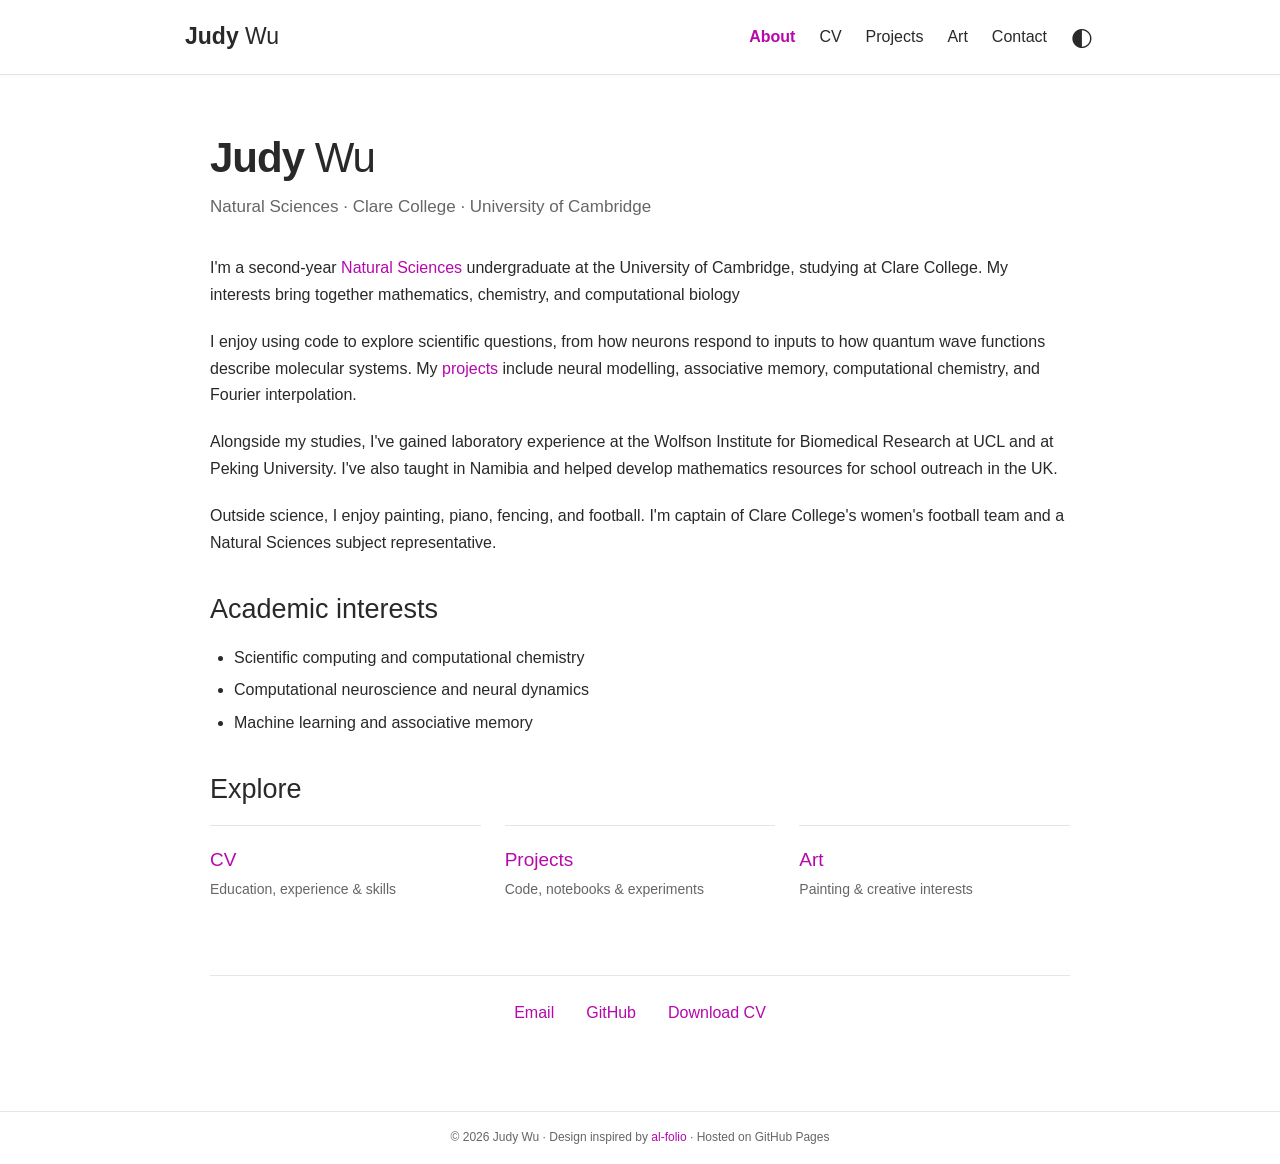
<file: index.html>
<!doctype html><html lang="en"><head><meta charset="utf-8"><meta name="viewport" content="width=device-width,initial-scale=1"><meta name="description" content="Judy Wu — Cambridge Natural Sciences undergraduate. About, scientific computing and creative interests."><title>About | Judy Wu</title><link rel="stylesheet" href="style.css?v=2"><script src="script.js?v=2" defer></script></head><body><a class="skip" href="#main">Skip to content</a><header><div class="nav-wrap"><a class="brand" href="index.html"><strong>Judy</strong> Wu</a><nav aria-label="Main navigation"><a href="index.html" aria-current="page">About</a><a href="cv.html">CV</a><a href="projects.html">Projects</a><a href="art.html">Art</a><a href="contact.html">Contact</a></nav><button id="theme" type="button" aria-label="Switch to dark theme" title="Change colour theme">◐</button></div></header><main id="main"><div class="page-heading"><h1><strong>Judy</strong> Wu</h1><p class="subtitle">Natural Sciences · Clare College · University of Cambridge</p></div><div class="bio"><p>I'm a second-year <a href="https://www.cam.ac.uk/">Natural Sciences</a> undergraduate at the University of Cambridge, studying at Clare College. My interests bring together mathematics, chemistry, and computational biology</p><p>I enjoy using code to explore scientific questions, from how neurons respond to inputs to how quantum wave functions describe molecular systems. My <a href="projects.html">projects</a> include neural modelling, associative memory, computational chemistry, and Fourier interpolation.</p><p>Alongside my studies, I've gained laboratory experience at the Wolfson Institute for Biomedical Research at UCL and at Peking University. I've also taught in Namibia and helped develop mathematics resources for school outreach in the UK.</p><p>Outside science, I enjoy painting, piano, fencing, and football. I'm captain of Clare College's women's football team and a Natural Sciences subject representative.</p></div><h2>Academic interests</h2><ul class="interests"><li>Scientific computing and computational chemistry</li><li>Computational neuroscience and neural dynamics</li><li>Machine learning and associative memory</li></ul><h2>Explore</h2><div class="explore"><a href="cv.html"><strong>CV</strong><span>Education, experience & skills</span></a><a href="projects.html"><strong>Projects</strong><span>Code, notebooks & experiments</span></a><a href="art.html"><strong>Art</strong><span>Painting & creative interests</span></a></div><div class="social"><a href="mailto:jw2508@cam.ac.uk">Email</a><a href="https://github.com/jwu-1211">GitHub</a><a href="Judy_Wu_CV.docx" download>Download CV</a></div></main><footer>© 2026 Judy Wu · Design inspired by <a href="https://github.com/alshedivat/al-folio">al-folio</a> · Hosted on GitHub Pages</footer></body></html>
</file>
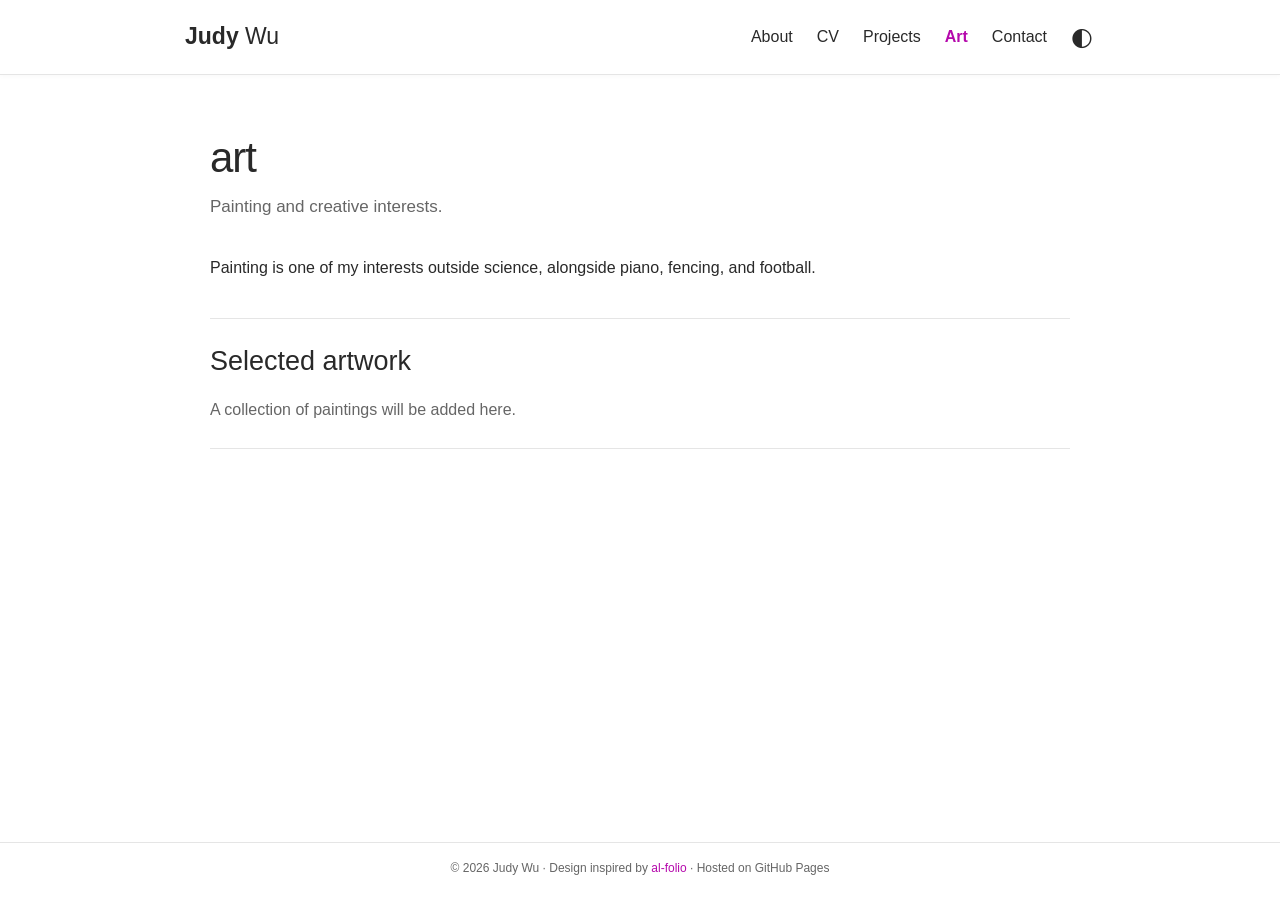
<file: art.html>
<!doctype html><html lang="en"><head><meta charset="utf-8"><meta name="viewport" content="width=device-width,initial-scale=1"><meta name="description" content="Judy Wu — Cambridge Natural Sciences undergraduate. Art, scientific computing and creative interests."><title>Art | Judy Wu</title><link rel="stylesheet" href="style.css?v=2"><script src="script.js?v=2" defer></script></head><body><a class="skip" href="#main">Skip to content</a><header><div class="nav-wrap"><a class="brand" href="index.html"><strong>Judy</strong> Wu</a><nav aria-label="Main navigation"><a href="index.html">About</a><a href="cv.html">CV</a><a href="projects.html">Projects</a><a href="art.html" aria-current="page">Art</a><a href="contact.html">Contact</a></nav><button id="theme" type="button" aria-label="Switch to dark theme" title="Change colour theme">◐</button></div></header><main id="main"><div class="page-heading"><h1>art</h1><p class="subtitle">Painting and creative interests.</p></div><p>Painting is one of my interests outside science, alongside piano, fencing, and football.</p><div class="empty-gallery"><h2>Selected artwork</h2><p>A collection of paintings will be added here.</p></div></main><footer>© 2026 Judy Wu · Design inspired by <a href="https://github.com/alshedivat/al-folio">al-folio</a> · Hosted on GitHub Pages</footer></body></html>
</file>
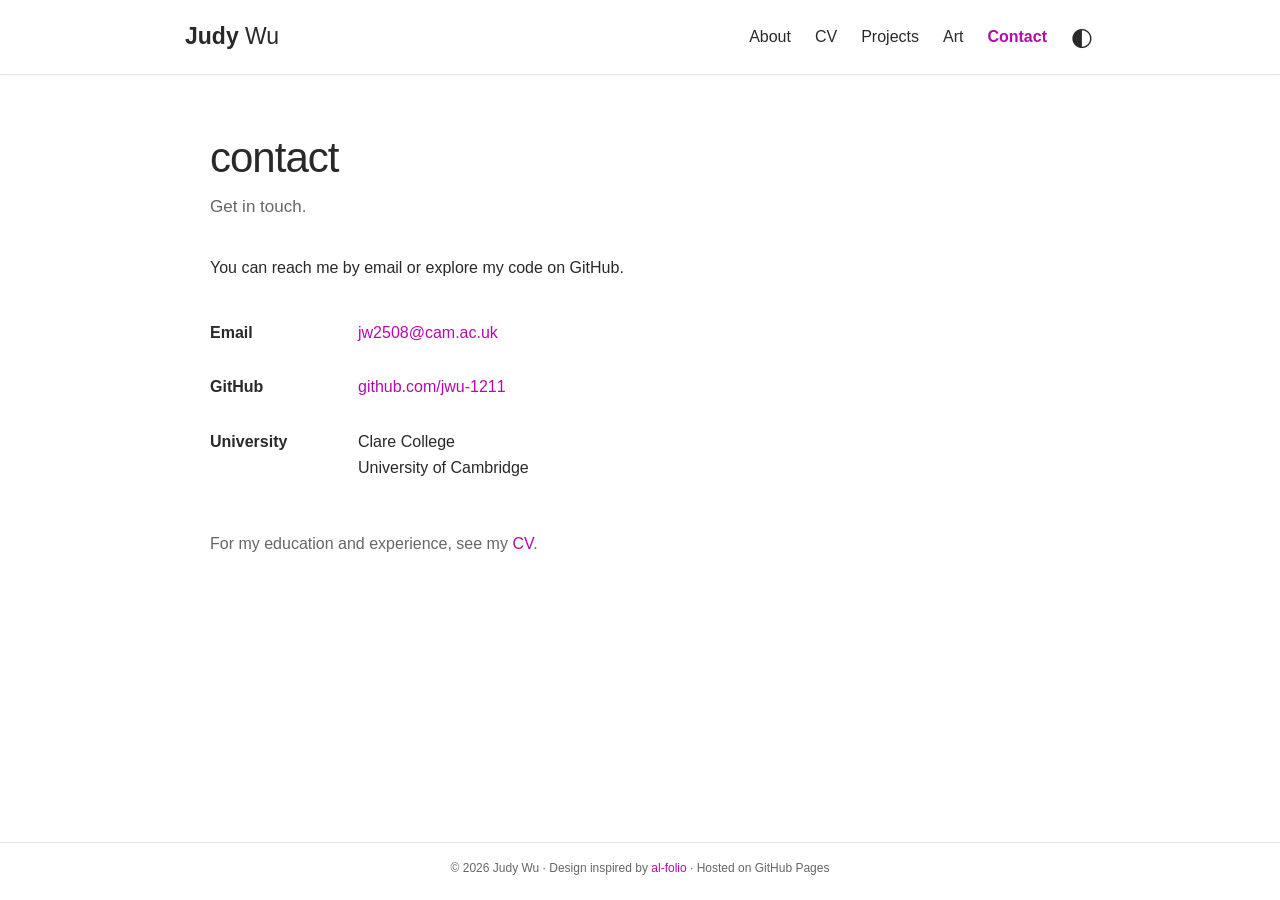
<file: contact.html>
<!doctype html><html lang="en"><head><meta charset="utf-8"><meta name="viewport" content="width=device-width,initial-scale=1"><meta name="description" content="Judy Wu — Cambridge Natural Sciences undergraduate. Contact, scientific computing and creative interests."><title>Contact | Judy Wu</title><link rel="stylesheet" href="style.css?v=2"><script src="script.js?v=2" defer></script></head><body><a class="skip" href="#main">Skip to content</a><header><div class="nav-wrap"><a class="brand" href="index.html"><strong>Judy</strong> Wu</a><nav aria-label="Main navigation"><a href="index.html">About</a><a href="cv.html">CV</a><a href="projects.html">Projects</a><a href="art.html">Art</a><a href="contact.html" aria-current="page">Contact</a></nav><button id="theme" type="button" aria-label="Switch to dark theme" title="Change colour theme">◐</button></div></header><main id="main"><div class="page-heading"><h1>contact</h1><p class="subtitle">Get in touch.</p></div><p>You can reach me by email or explore my code on GitHub.</p><dl class="contact-list"><dt>Email</dt><dd><a href="mailto:jw2508@cam.ac.uk">jw2508@cam.ac.uk</a></dd><dt>GitHub</dt><dd><a href="https://github.com/jwu-1211">github.com/jwu-1211</a></dd><dt>University</dt><dd>Clare College<br>University of Cambridge</dd></dl><p class="muted">For my education and experience, see my <a href="cv.html">CV</a>.</p></main><footer>© 2026 Judy Wu · Design inspired by <a href="https://github.com/alshedivat/al-folio">al-folio</a> · Hosted on GitHub Pages</footer></body></html>
</file>
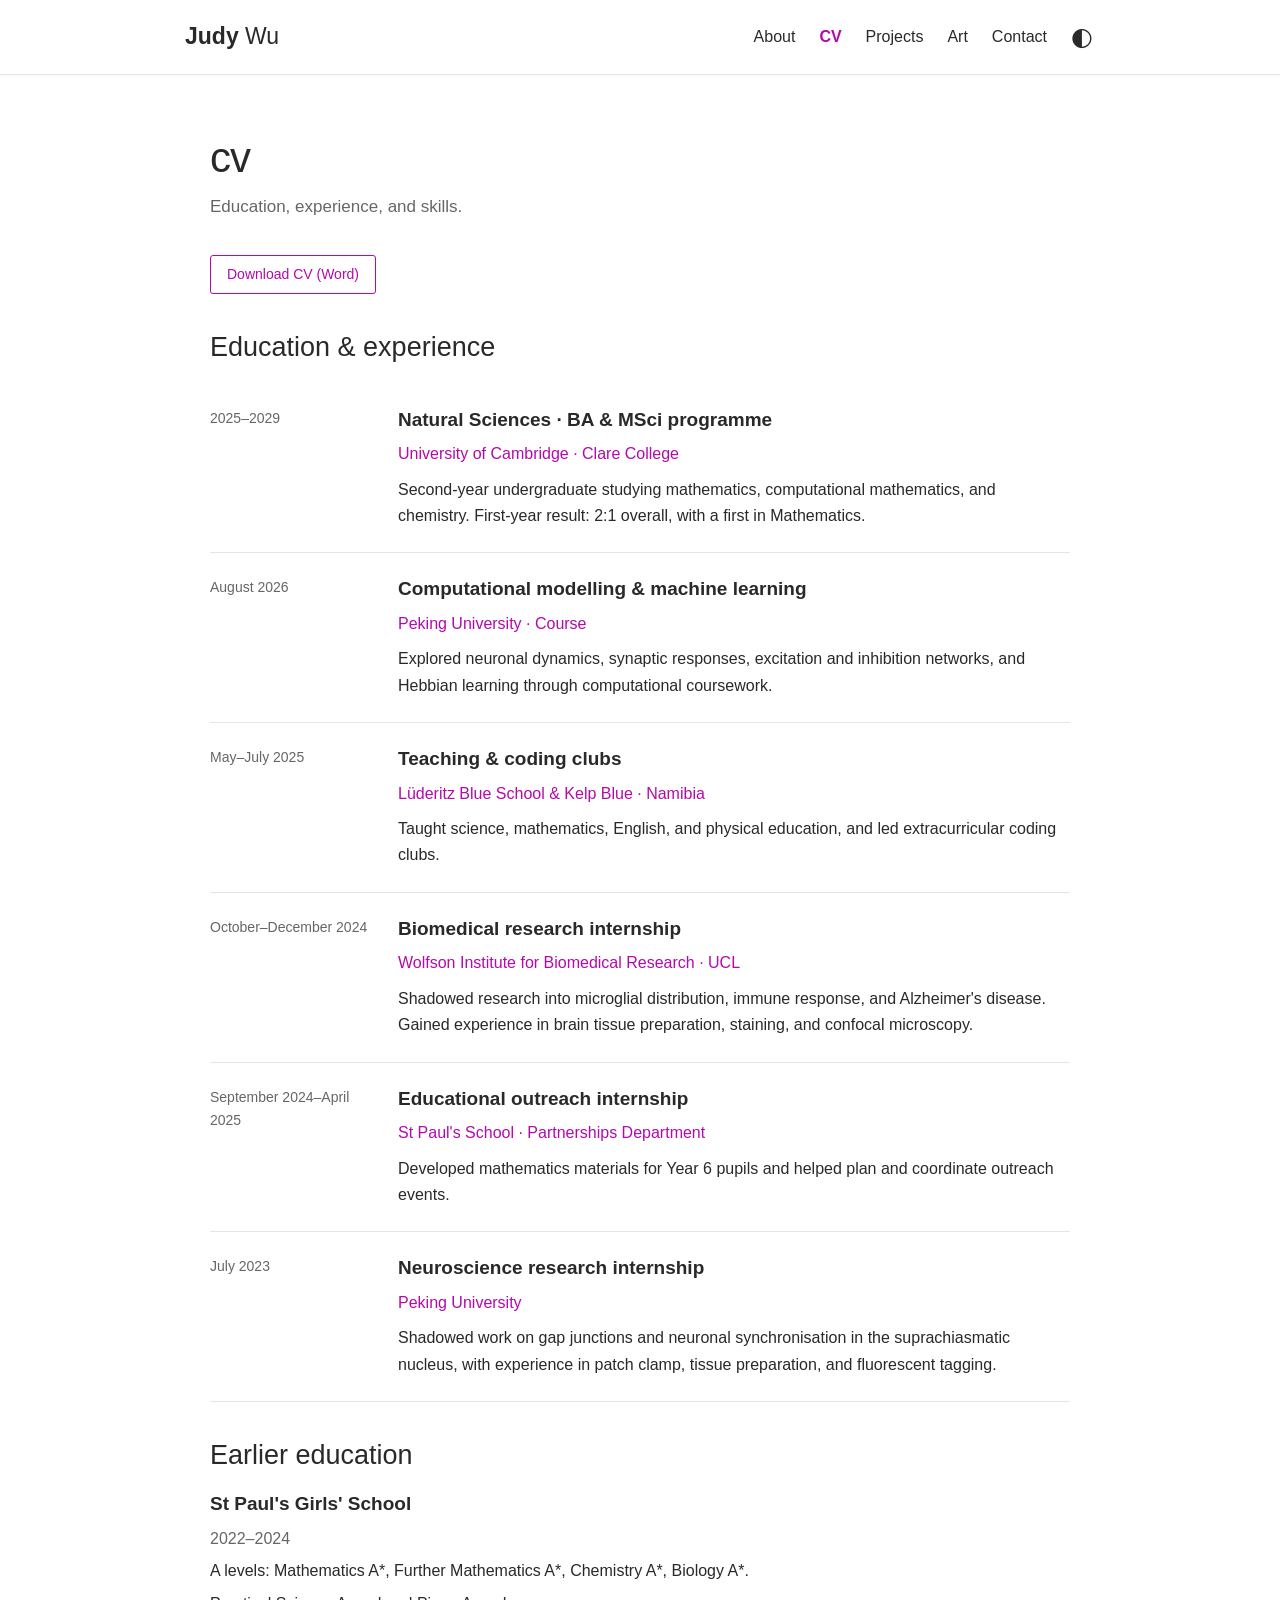
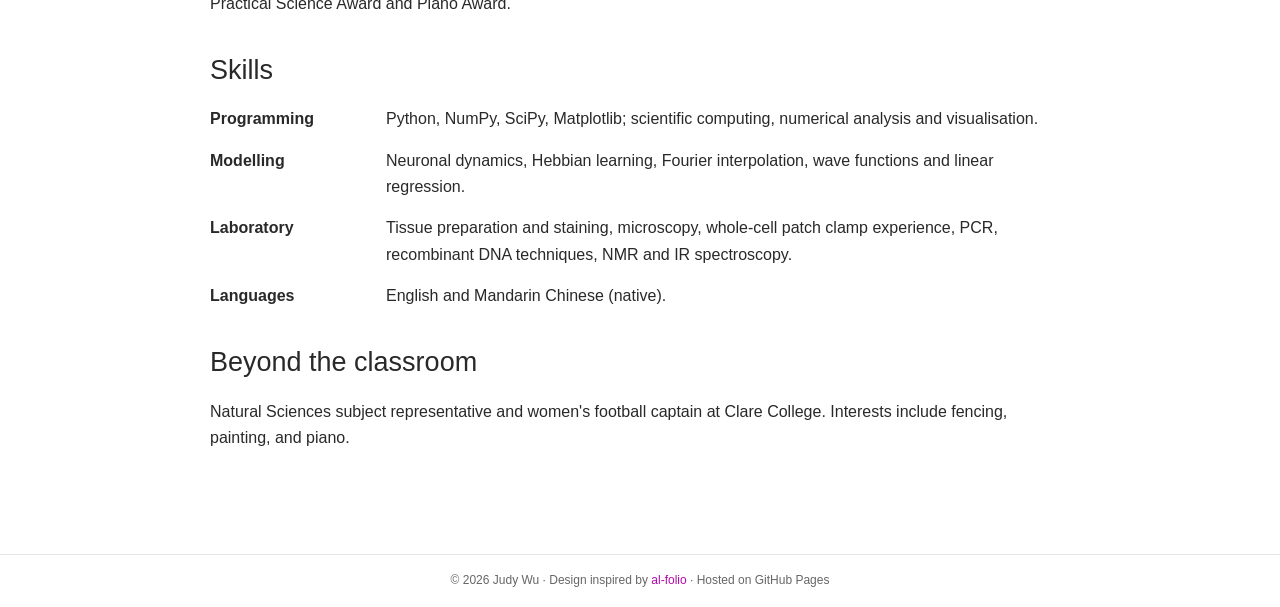
<file: cv.html>
<!doctype html><html lang="en"><head><meta charset="utf-8"><meta name="viewport" content="width=device-width,initial-scale=1"><meta name="description" content="Judy Wu — Cambridge Natural Sciences undergraduate. CV, scientific computing and creative interests."><title>CV | Judy Wu</title><link rel="stylesheet" href="style.css?v=2"><script src="script.js?v=2" defer></script></head><body><a class="skip" href="#main">Skip to content</a><header><div class="nav-wrap"><a class="brand" href="index.html"><strong>Judy</strong> Wu</a><nav aria-label="Main navigation"><a href="index.html">About</a><a href="cv.html" aria-current="page">CV</a><a href="projects.html">Projects</a><a href="art.html">Art</a><a href="contact.html">Contact</a></nav><button id="theme" type="button" aria-label="Switch to dark theme" title="Change colour theme">◐</button></div></header><main id="main"><div class="page-heading"><h1>cv</h1><p class="subtitle">Education, experience, and skills.</p></div><a class="button download" href="Judy_Wu_CV.docx" download>Download CV (Word)</a><h2>Education & experience</h2><div class="timeline"><article><time>2025–2029</time><div><h3>Natural Sciences · BA & MSci programme</h3><h4>University of Cambridge · Clare College</h4><p>Second-year undergraduate studying mathematics, computational mathematics, and chemistry. First-year result: 2:1 overall, with a first in Mathematics.</p></div></article><article><time>August 2026</time><div><h3>Computational modelling & machine learning</h3><h4>Peking University · Course</h4><p>Explored neuronal dynamics, synaptic responses, excitation and inhibition networks, and Hebbian learning through computational coursework.</p></div></article><article><time>May–July 2025</time><div><h3>Teaching & coding clubs</h3><h4>Lüderitz Blue School & Kelp Blue · Namibia</h4><p>Taught science, mathematics, English, and physical education, and led extracurricular coding clubs.</p></div></article><article><time>October–December 2024</time><div><h3>Biomedical research internship</h3><h4>Wolfson Institute for Biomedical Research · UCL</h4><p>Shadowed research into microglial distribution, immune response, and Alzheimer's disease. Gained experience in brain tissue preparation, staining, and confocal microscopy.</p></div></article><article><time>September 2024–April 2025</time><div><h3>Educational outreach internship</h3><h4>St Paul's School · Partnerships Department</h4><p>Developed mathematics materials for Year 6 pupils and helped plan and coordinate outreach events.</p></div></article><article><time>July 2023</time><div><h3>Neuroscience research internship</h3><h4>Peking University</h4><p>Shadowed work on gap junctions and neuronal synchronisation in the suprachiasmatic nucleus, with experience in patch clamp, tissue preparation, and fluorescent tagging.</p></div></article></div><h2>Earlier education</h2><div class="cv-block"><h3>St Paul's Girls' School</h3><p class="muted">2022–2024</p><p>A levels: Mathematics A*, Further Mathematics A*, Chemistry A*, Biology A*.</p><p>Practical Science Award and Piano Award.</p></div><h2>Skills</h2><dl class="skills"><dt>Programming</dt><dd>Python, NumPy, SciPy, Matplotlib; scientific computing, numerical analysis and visualisation.</dd><dt>Modelling</dt><dd>Neuronal dynamics, Hebbian learning, Fourier interpolation, wave functions and linear regression.</dd><dt>Laboratory</dt><dd>Tissue preparation and staining, microscopy, whole-cell patch clamp experience, PCR, recombinant DNA techniques, NMR and IR spectroscopy.</dd><dt>Languages</dt><dd>English and Mandarin Chinese (native).</dd></dl><h2>Beyond the classroom</h2><p>Natural Sciences subject representative and women's football captain at Clare College. Interests include fencing, painting, and piano.</p></main><footer>© 2026 Judy Wu · Design inspired by <a href="https://github.com/alshedivat/al-folio">al-folio</a> · Hosted on GitHub Pages</footer></body></html>
</file>
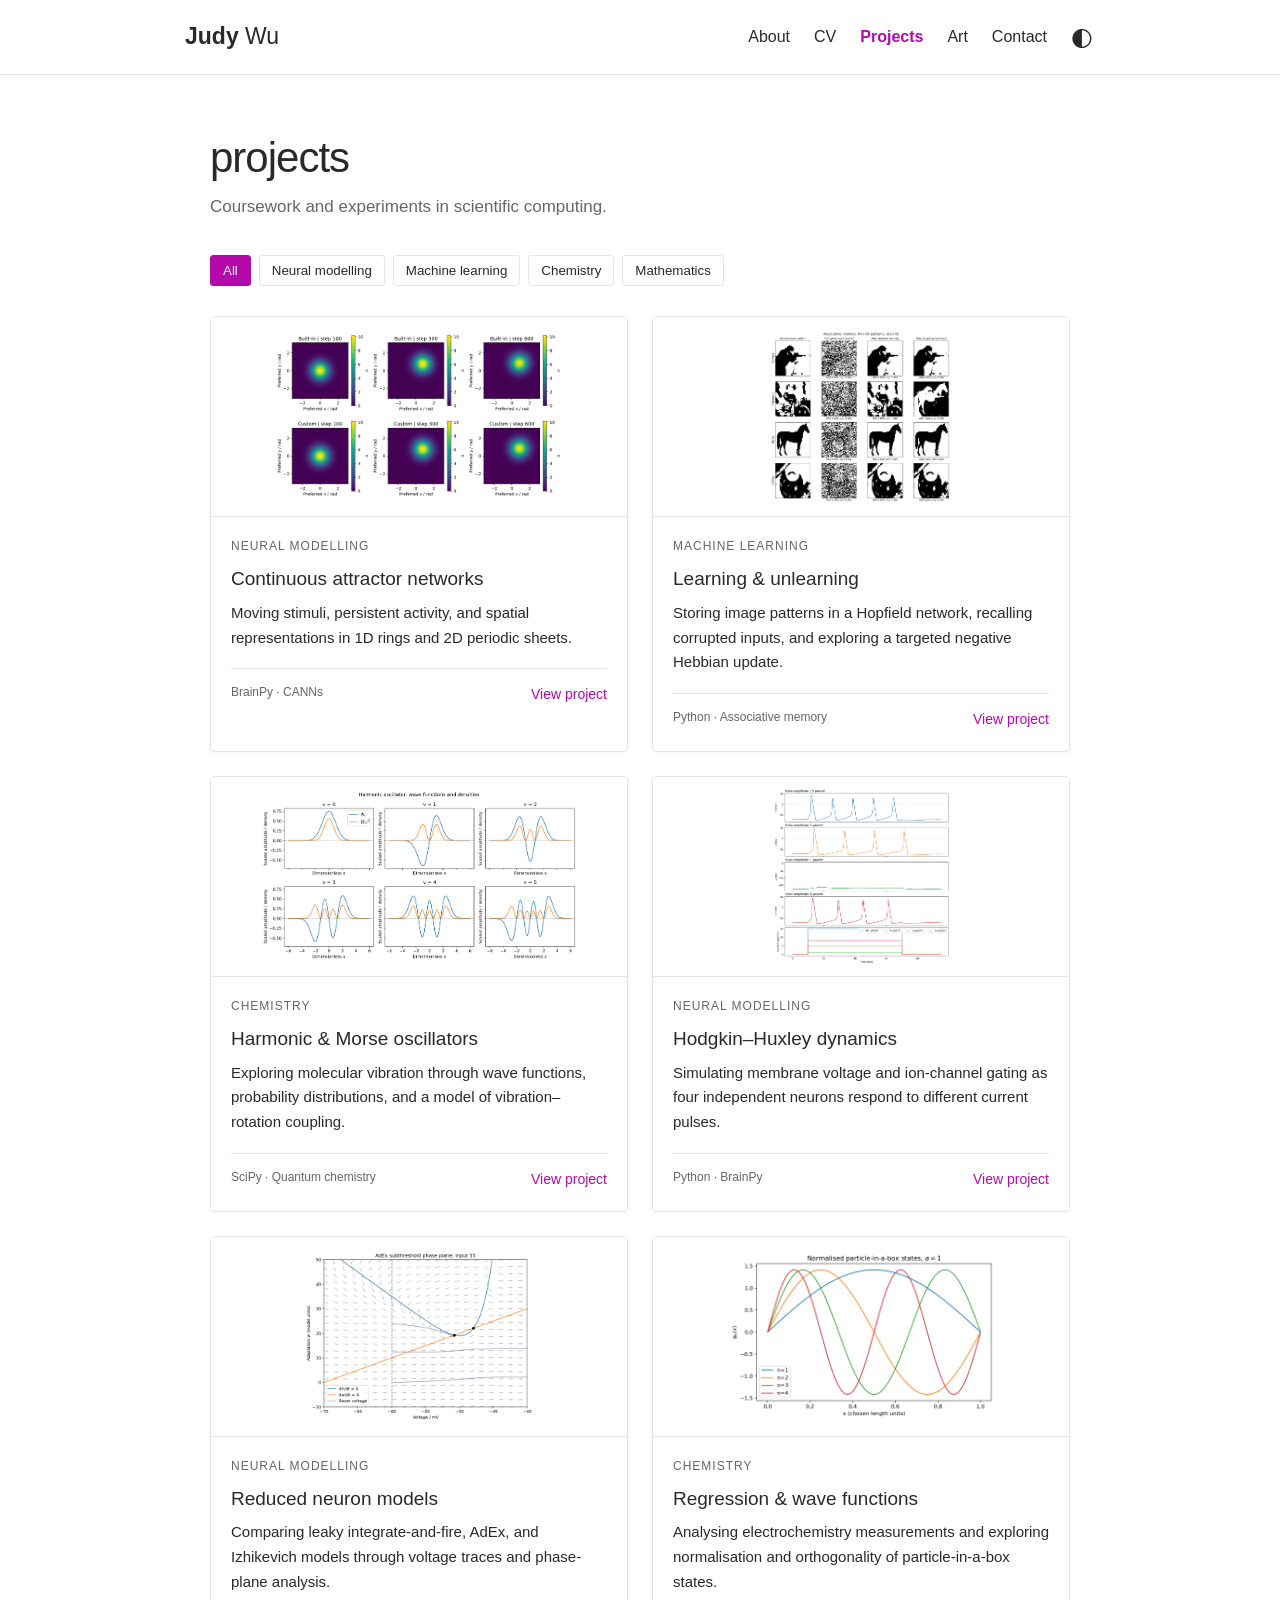
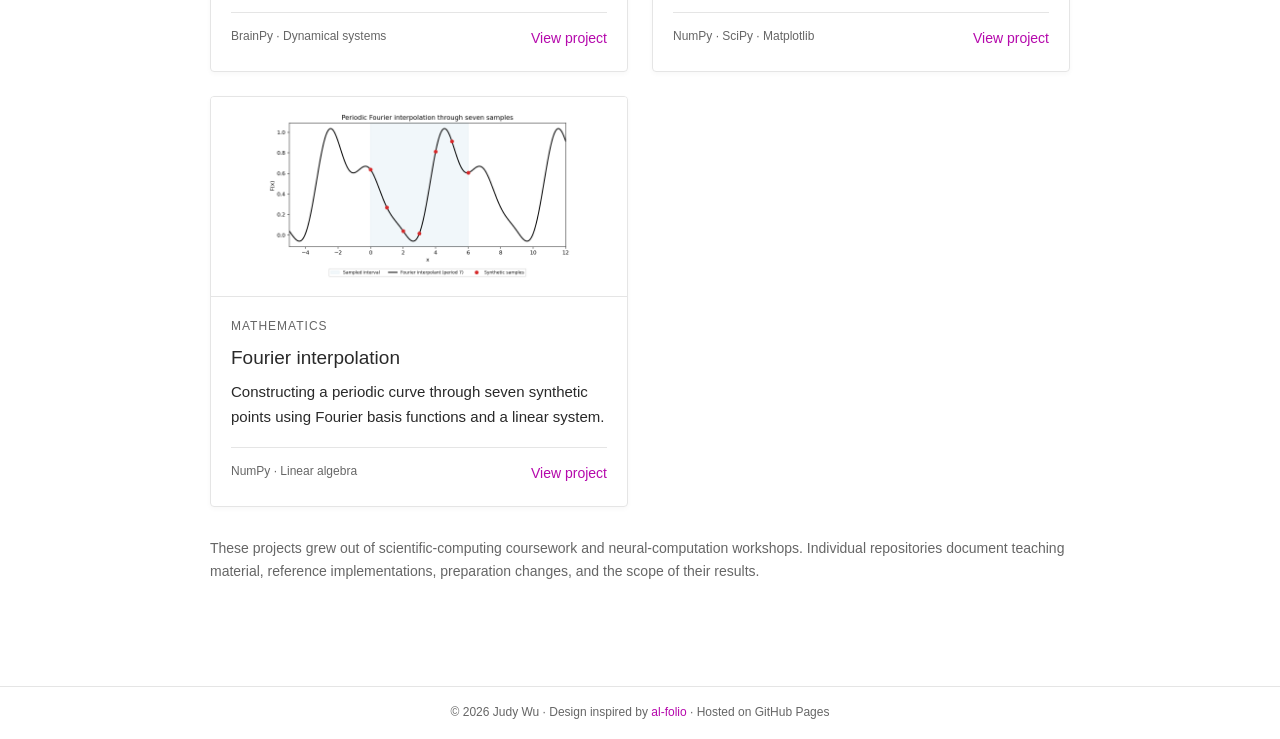
<file: projects.html>
<!doctype html><html lang="en"><head><meta charset="utf-8"><meta name="viewport" content="width=device-width,initial-scale=1"><meta name="description" content="Judy Wu — Cambridge Natural Sciences undergraduate. Projects, scientific computing and creative interests."><title>Projects | Judy Wu</title><link rel="stylesheet" href="style.css?v=2"><script src="script.js?v=2" defer></script></head><body><a class="skip" href="#main">Skip to content</a><header><div class="nav-wrap"><a class="brand" href="index.html"><strong>Judy</strong> Wu</a><nav aria-label="Main navigation"><a href="index.html">About</a><a href="cv.html">CV</a><a href="projects.html" aria-current="page">Projects</a><a href="art.html">Art</a><a href="contact.html">Contact</a></nav><button id="theme" type="button" aria-label="Switch to dark theme" title="Change colour theme">◐</button></div></header><main id="main"><div class="page-heading"><h1>projects</h1><p class="subtitle">Coursework and experiments in scientific computing.</p></div><div class="filters" role="group" aria-label="Filter projects"><button data-filter="All" aria-pressed="true">All</button><button data-filter="Neural modelling" aria-pressed="false">Neural modelling</button><button data-filter="Machine learning" aria-pressed="false">Machine learning</button><button data-filter="Chemistry" aria-pressed="false">Chemistry</button><button data-filter="Mathematics" aria-pressed="false">Mathematics</button></div><p id="count" class="sr-only" aria-live="polite">7 projects shown</p><div class="projects"><article class="project" data-category="Neural modelling"><a class="plot" href="https://github.com/jwu-1211/modelling-continuous-attractor-networks" target="_blank" rel="noopener noreferrer"><img src="tracking_2d_snapshots.png" alt="Continuous attractor networks: project output figure" loading="lazy"></a><div class="project-body"><p class="eyebrow">Neural modelling</p><h3><a href="https://github.com/jwu-1211/modelling-continuous-attractor-networks">Continuous attractor networks</a></h3><p>Moving stimuli, persistent activity, and spatial representations in 1D rings and 2D periodic sheets.</p><div class="project-bottom"><span>BrainPy · CANNs</span><a href="https://github.com/jwu-1211/modelling-continuous-attractor-networks">View project</a></div></div></article><article class="project" data-category="Machine learning"><a class="plot" href="https://github.com/jwu-1211/machine-learning-hopfield-learning-and-unlearning" target="_blank" rel="noopener noreferrer"><img src="recovery_comparison.png" alt="Learning &amp; unlearning: project output figure" loading="lazy"></a><div class="project-body"><p class="eyebrow">Machine learning</p><h3><a href="https://github.com/jwu-1211/machine-learning-hopfield-learning-and-unlearning">Learning & unlearning</a></h3><p>Storing image patterns in a Hopfield network, recalling corrupted inputs, and exploring a targeted negative Hebbian update.</p><div class="project-bottom"><span>Python · Associative memory</span><a href="https://github.com/jwu-1211/machine-learning-hopfield-learning-and-unlearning">View project</a></div></div></article><article class="project" data-category="Chemistry"><a class="plot" href="https://github.com/jwu-1211/chemistry-harmonic-and-morse-oscillators" target="_blank" rel="noopener noreferrer"><img src="harmonic_states.png" alt="Harmonic &amp; Morse oscillators: project output figure" loading="lazy"></a><div class="project-body"><p class="eyebrow">Chemistry</p><h3><a href="https://github.com/jwu-1211/chemistry-harmonic-and-morse-oscillators">Harmonic & Morse oscillators</a></h3><p>Exploring molecular vibration through wave functions, probability distributions, and a model of vibration–rotation coupling.</p><div class="project-bottom"><span>SciPy · Quantum chemistry</span><a href="https://github.com/jwu-1211/chemistry-harmonic-and-morse-oscillators">View project</a></div></div></article><article class="project" data-category="Neural modelling"><a class="plot" href="https://github.com/jwu-1211/modelling-hodgkin-huxley-neuron-model" target="_blank" rel="noopener noreferrer"><img src="voltage_and_current.png" alt="Hodgkin–Huxley dynamics: project output figure" loading="lazy"></a><div class="project-body"><p class="eyebrow">Neural modelling</p><h3><a href="https://github.com/jwu-1211/modelling-hodgkin-huxley-neuron-model">Hodgkin–Huxley dynamics</a></h3><p>Simulating membrane voltage and ion-channel gating as four independent neurons respond to different current pulses.</p><div class="project-bottom"><span>Python · BrainPy</span><a href="https://github.com/jwu-1211/modelling-hodgkin-huxley-neuron-model">View project</a></div></div></article><article class="project" data-category="Neural modelling"><a class="plot" href="https://github.com/jwu-1211/modelling-reduced-neuron-models" target="_blank" rel="noopener noreferrer"><img src="adex_phase_plane.png" alt="Reduced neuron models: project output figure" loading="lazy"></a><div class="project-body"><p class="eyebrow">Neural modelling</p><h3><a href="https://github.com/jwu-1211/modelling-reduced-neuron-models">Reduced neuron models</a></h3><p>Comparing leaky integrate-and-fire, AdEx, and Izhikevich models through voltage traces and phase-plane analysis.</p><div class="project-bottom"><span>BrainPy · Dynamical systems</span><a href="https://github.com/jwu-1211/modelling-reduced-neuron-models">View project</a></div></div></article><article class="project" data-category="Chemistry"><a class="plot" href="https://github.com/jwu-1211/chemistry-regression-and-wavefunctions" target="_blank" rel="noopener noreferrer"><img src="normalised_wavefunctions.png" alt="Regression &amp; wave functions: project output figure" loading="lazy"></a><div class="project-body"><p class="eyebrow">Chemistry</p><h3><a href="https://github.com/jwu-1211/chemistry-regression-and-wavefunctions">Regression & wave functions</a></h3><p>Analysing electrochemistry measurements and exploring normalisation and orthogonality of particle-in-a-box states.</p><div class="project-bottom"><span>NumPy · SciPy · Matplotlib</span><a href="https://github.com/jwu-1211/chemistry-regression-and-wavefunctions">View project</a></div></div></article><article class="project" data-category="Mathematics"><a class="plot" href="https://github.com/jwu-1211/mathematics-fourier-interpolation" target="_blank" rel="noopener noreferrer"><img src="fourier_interpolation.png" alt="Fourier interpolation: project output figure" loading="lazy"></a><div class="project-body"><p class="eyebrow">Mathematics</p><h3><a href="https://github.com/jwu-1211/mathematics-fourier-interpolation">Fourier interpolation</a></h3><p>Constructing a periodic curve through seven synthetic points using Fourier basis functions and a linear system.</p><div class="project-bottom"><span>NumPy · Linear algebra</span><a href="https://github.com/jwu-1211/mathematics-fourier-interpolation">View project</a></div></div></article></div><p class="provenance">These projects grew out of scientific-computing coursework and neural-computation workshops. Individual repositories document teaching material, reference implementations, preparation changes, and the scope of their results.</p></main><footer>© 2026 Judy Wu · Design inspired by <a href="https://github.com/alshedivat/al-folio">al-folio</a> · Hosted on GitHub Pages</footer></body></html>
</file>
<file: style.css>
:root{--bg:#fff;--text:#292929;--muted:#666;--accent:#b509ac;--line:#e5e5e5;--soft:#f7f7f7}html[data-theme=dark]{--bg:#1c1c1d;--text:#eee;--muted:#b4b4b4;--accent:#73bed4;--line:#404044;--soft:#27272a}*{box-sizing:border-box}body{margin:0;background:var(--bg);color:var(--text);font:16px/1.65 -apple-system,BlinkMacSystemFont,"Segoe UI",Arial,sans-serif;font-weight:400}a{color:var(--accent);text-decoration:none}a:hover{text-decoration:underline;text-underline-offset:4px}a:focus-visible,button:focus-visible{outline:2px solid var(--accent);outline-offset:4px}header{border-bottom:1px solid var(--line);box-shadow:0 1px 5px #00000008}.nav-wrap{max-width:960px;padding:18px 25px;margin:auto;display:flex;gap:22px;align-items:center}.brand{color:var(--text);font-size:23px;font-weight:300;white-space:nowrap}.brand strong{font-weight:600}nav{display:flex;gap:24px;margin-left:auto}nav a{color:var(--text);font-size:16px}nav a[aria-current]{color:var(--accent);font-weight:600}#theme{background:none;border:0;color:var(--text);font-size:25px;cursor:pointer;padding:0 2px}main{max-width:910px;margin:0 auto;padding:58px 25px 85px;min-height:calc(100vh - 133px)}.page-heading{margin-bottom:34px}h1{font-size:42px;line-height:1.2;letter-spacing:-1px;font-weight:300;margin:0 0 10px}h1 strong{font-weight:650}h2{font-size:27px;line-height:1.3;font-weight:400;margin:36px 0 18px}h3{font-size:19px;line-height:1.4;font-weight:600;margin:0 0 8px}h4{font-size:16px;font-weight:400;margin:0 0 9px;color:var(--accent)}p{margin:0 0 18px}.subtitle,.muted{color:var(--muted)}.subtitle{font-size:17px}.bio p{margin-bottom:21px}.interests{padding-left:24px}.interests li{margin:6px 0}.explore{display:grid;grid-template-columns:repeat(3,1fr);gap:24px}.explore a{padding:18px 0;border-top:1px solid var(--line)}.explore strong{display:block;font-weight:500;font-size:19px}.explore span{color:var(--muted);font-size:14px}.social{display:flex;justify-content:center;gap:32px;margin-top:55px;padding-top:24px;border-top:1px solid var(--line)}footer{text-align:center;padding:16px 20px;border-top:1px solid var(--line);color:var(--muted);font-size:12px}.button{display:inline-block;border:1px solid var(--accent);padding:7px 16px;border-radius:3px;font-size:14px}.download{margin-bottom:0}.timeline article{display:grid;grid-template-columns:160px 1fr;gap:28px;border-bottom:1px solid var(--line);padding:23px 0}.timeline time{font-size:14px;color:var(--muted)}.timeline p{margin:0}.skills{display:grid;grid-template-columns:150px 1fr;gap:15px 26px}.skills dt,.contact-list dt{font-weight:600}.skills dd,.contact-list dd{margin:0}.cv-block p{margin:6px 0}.contact-list{display:grid;grid-template-columns:120px 1fr;gap:28px;margin:38px 0 50px}.filters{display:flex;gap:8px;flex-wrap:wrap;margin:0 0 30px}.filters button{border:1px solid var(--line);border-radius:3px;background:var(--bg);color:var(--text);font:14px inherit;padding:7px 12px;cursor:pointer}.filters button[aria-pressed=true]{background:var(--accent);color:var(--bg);border-color:var(--accent)}.projects{display:grid;grid-template-columns:repeat(2,minmax(0,1fr));gap:24px}.project{border:1px solid var(--line);border-radius:4px;overflow:hidden;box-shadow:0 2px 5px #00000008}.project[hidden]{display:none}.plot{display:block;padding:12px;background:#fff;height:200px;border-bottom:1px solid var(--line)}.plot img{width:100%;height:100%;object-fit:contain}.project-body{padding:20px}.eyebrow{text-transform:uppercase;letter-spacing:1px;font-size:12px;color:var(--muted);margin:0 0 9px}.project h3 a{color:var(--text);font-weight:500}.project p:not(.eyebrow){font-size:15px}.project-bottom{display:flex;flex-wrap:wrap;gap:14px;justify-content:space-between;border-top:1px solid var(--line);padding-top:14px;font-size:14px}.project-bottom span{color:var(--muted);font-size:12px}.provenance{font-size:14px;color:var(--muted);margin-top:30px}.empty-gallery{border-top:1px solid var(--line);border-bottom:1px solid var(--line);padding:25px 0;margin-top:36px}.empty-gallery h2{margin-top:0}.empty-gallery p{color:var(--muted);margin:0}.skip,.sr-only{position:absolute;left:-10000px}.skip:focus{left:10px;top:10px;background:var(--bg);padding:10px;z-index:3}@media(max-width:640px){.nav-wrap{flex-wrap:wrap;gap:12px;padding:14px 20px}.brand{flex:1}#theme{order:1}nav{order:2;width:100%;margin:0;gap:0;justify-content:space-between}nav a{font-size:14px}main{padding:35px 20px 60px}h1{font-size:36px}.subtitle{font-size:16px}.projects{grid-template-columns:1fr}.explore{grid-template-columns:1fr;gap:0}.timeline article{grid-template-columns:1fr;gap:7px}.skills,.contact-list{grid-template-columns:1fr;gap:6px}.skills dd,.contact-list dd{margin-bottom:18px}.social{gap:24px}.plot{height:220px}}
</file>
